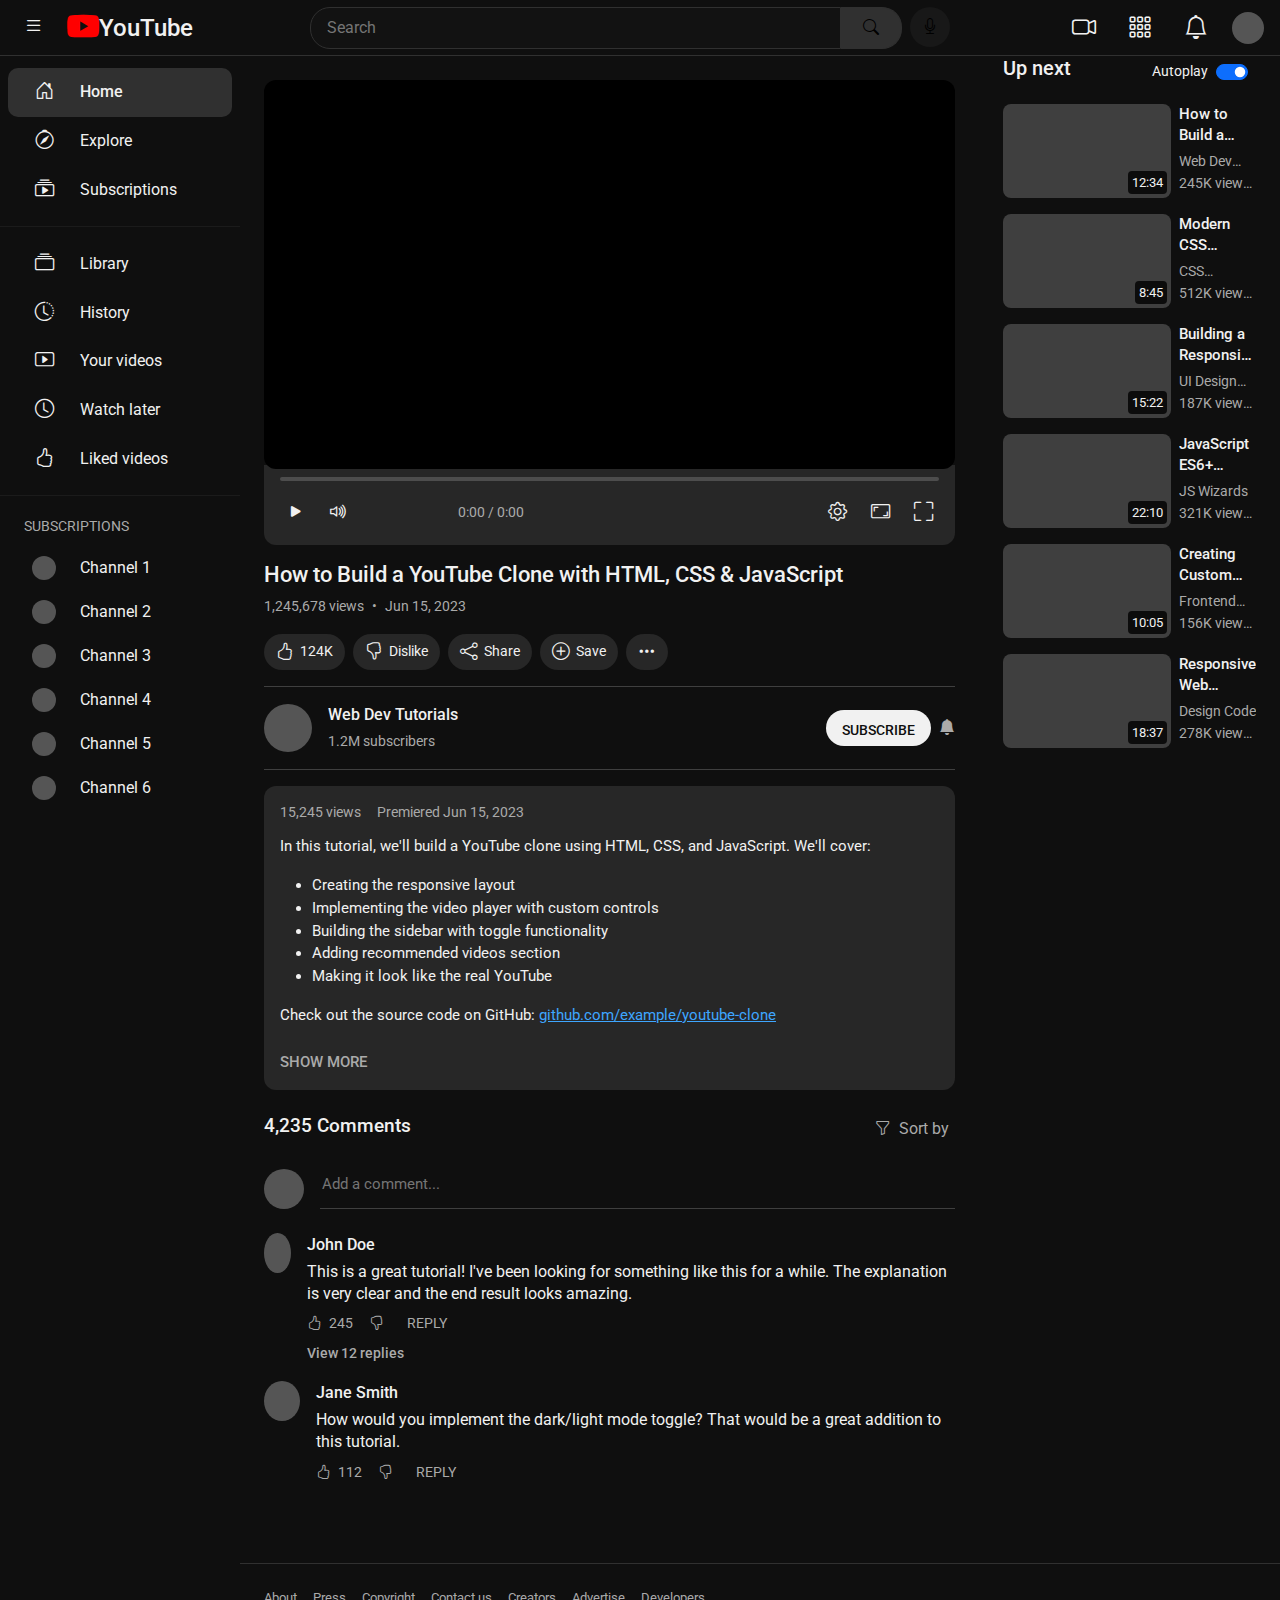
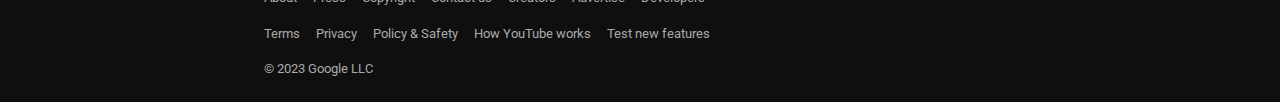
<file: player.html>
<!DOCTYPE html>
<html lang="en">
<head>
    <meta charset="UTF-8">
    <meta name="viewport" content="width=device-width, initial-scale=1.0">
    <title>YouTube Clone</title>
    <!-- Bootstrap 5 CSS -->
    <link href="https://cdn.jsdelivr.net/npm/bootstrap@5.3.0/dist/css/bootstrap.min.css" rel="stylesheet">
    <!-- Bootstrap Icons -->
    <link rel="stylesheet" href="https://cdn.jsdelivr.net/npm/bootstrap-icons@1.10.0/font/bootstrap-icons.css">
    <!-- Roboto Font -->
    <link href="https://fonts.googleapis.com/css2?family=Roboto:wght@300;400;500;700&display=swap" rel="stylesheet">
    <link rel="stylesheet" href="assets/player_styles.css">
</head>
<body>
    <!-- Header -->
    <header class="header">
        <div class="header-left">
            <div class="menu-icon" id="menuToggle">
                <i class="bi bi-list" style="font-size: 1.2rem;"></i>
            </div>
            <div class="logo-container">
                <i class="bi bi-youtube logo-icon"></i>
                <span class="logo-text">YouTube</span>
            </div>
        </div>
        
        <div class="header-center">
            <div class="search-bar">
                <input type="text" class="search-input" placeholder="Search">
                <button class="search-button">
                    <i class="bi bi-search"></i>
                </button>
            </div>
            <button class="voice-search">
                <i class="bi bi-mic"></i>
            </button>
        </div>
        
        <div class="header-right">
            <i class="bi bi-camera-video header-icon" title="Create"></i>
            <i class="bi bi-grid-3x3-gap header-icon" title="Apps"></i>
            <i class="bi bi-bell header-icon" title="Notifications"></i>
            <div class="user-avatar" title="Your channel"></div>
        </div>
    </header>
    
    <!-- Main Content -->
    <div class="main-content">
        <!-- Sidebar -->
        <nav class="sidebar" id="sidebar">
            <div class="sidebar-item active">
                <i class="bi bi-house-door sidebar-icon"></i>
                <span>Home</span>
            </div>
            <div class="sidebar-item">
                <i class="bi bi-compass sidebar-icon"></i>
                <span>Explore</span>
            </div>
            <div class="sidebar-item">
                <i class="bi bi-collection-play sidebar-icon"></i>
                <span>Subscriptions</span>
            </div>
            <hr style="border-color: #3f3f3f; margin: 12px 0;">
            <div class="sidebar-item">
                <i class="bi bi-collection sidebar-icon"></i>
                <span>Library</span>
            </div>
            <div class="sidebar-item">
                <i class="bi bi-clock-history sidebar-icon"></i>
                <span>History</span>
            </div>
            <div class="sidebar-item">
                <i class="bi bi-play-btn sidebar-icon"></i>
                <span>Your videos</span>
            </div>
            <div class="sidebar-item">
                <i class="bi bi-clock sidebar-icon"></i>
                <span>Watch later</span>
            </div>
            <div class="sidebar-item">
                <i class="bi bi-hand-thumbs-up sidebar-icon"></i>
                <span>Liked videos</span>
            </div>
            <hr style="border-color: #3f3f3f; margin: 12px 0;">
            <div class="sidebar-section-title">
                SUBSCRIPTIONS
            </div>
            <div class="sidebar-item">
                <div class="channel-avatar" style="width: 24px; height: 24px; margin-right: 24px;"></div>
                <span>Channel 1</span>
            </div>
            <div class="sidebar-item">
                <div class="channel-avatar" style="width: 24px; height: 24px; margin-right: 24px;"></div>
                <span>Channel 2</span>
            </div>
            <div class="sidebar-item">
                <div class="channel-avatar" style="width: 24px; height: 24px; margin-right: 24px;"></div>
                <span>Channel 3</span>
            </div>
            <div class="sidebar-item">
                <div class="channel-avatar" style="width: 24px; height: 24px; margin-right: 24px;"></div>
                <span>Channel 4</span>
            </div>
            <div class="sidebar-item">
                <div class="channel-avatar" style="width: 24px; height: 24px; margin-right: 24px;"></div>
                <span>Channel 5</span>
            </div>
            <div class="sidebar-item">
                <div class="channel-avatar" style="width: 24px; height: 24px; margin-right: 24px;"></div>
                <span>Channel 6</span>
            </div>
        </nav>
        
        <!-- Video Column -->
        <div class="video-column">
            <!-- Video Player -->
            <div class="video-container" id="videoContainer">
                <iframe id="youtube-player" class="video-iframe"
                    src="https://www.youtube.com/embed/08WiUcJmnZc?enablejsapi=1&controls=0&rel=0&modestbranding=1&si=12uDG1fh3d8Z_GCU"
                    frameborder="0"
                    allow="accelerometer; autoplay; clipboard-write; encrypted-media; gyroscope; picture-in-picture; web-share"
                    referrerpolicy="strict-origin-when-cross-origin"
                    allowfullscreen></iframe>
            </div>
            
            <!-- Player Controls -->
            <div class="player-controls" id="playerControls">
                <div class="progress-container" id="progressContainer">
                    <div class="progress-bar" id="progressBar"></div>
                    <div class="progress-hover" id="progressHover"></div>
                    <div class="tooltip" id="progressTooltip">0:00</div>
                </div>
                <div class="controls-row">
                    <div class="left-controls">
                        <button class="control-btn" id="playBtn" title="Play (k)">
                            <i class="bi bi-play-fill"></i>
                        </button>
                        <button class="control-btn" id="volumeBtn" title="Mute (m)">
                            <i class="bi bi-volume-up"></i>
                        </button>
                        <div class="volume-container">
                            <input type="range" class="form-range volume-slider" id="volumeSlider" min="0" max="100" value="50">
                        </div>
                        <span class="time-display" id="timeDisplay">0:00 / 0:00</span>
                    </div>
                    <div class="right-controls">
                        <button class="control-btn" id="qualityBtn" title="Settings">
                            <i class="bi bi-gear"></i>
                        </button>
                        <button class="control-btn" id="theaterBtn" title="Theater mode (t)">
                            <i class="bi bi-aspect-ratio"></i>
                        </button>
                        <button class="control-btn" id="fullscreenBtn" title="Full screen (f)">
                            <i class="bi bi-fullscreen"></i>
                        </button>
                    </div>
                </div>
            </div>
            
            <!-- Video Info -->
            <div class="video-info">
                <h1 class="video-title">How to Build a YouTube Clone with HTML, CSS & JavaScript</h1>
                <div class="video-stats">
                    <span>1,245,678 views</span>
                    <span>•</span>
                    <span>Jun 15, 2023</span>
                </div>
                
                <div class="action-buttons">
                    <button class="action-btn">
                        <i class="bi bi-hand-thumbs-up"></i>
                        <span>124K</span>
                    </button>
                    <button class="action-btn">
                        <i class="bi bi-hand-thumbs-down"></i>
                        <span>Dislike</span>
                    </button>
                    <button class="action-btn">
                        <i class="bi bi-share"></i>
                        <span>Share</span>
                    </button>
                    <button class="action-btn">
                        <i class="bi bi-plus-circle"></i>
                        <span>Save</span>
                    </button>
                    <button class="action-btn">
                        <i class="bi bi-three-dots"></i>
                    </button>
                </div>
                
                <div class="channel-info">
                    <div class="channel-avatar"></div>
                    <div class="channel-info-text">
                        <div class="channel-name">Web Dev Tutorials</div>
                        <div class="channel-subs">1.2M subscribers</div>
                    </div>
                    <button class="subscribe-btn" id="subscribeBtn">SUBSCRIBE</button>
                    <i class="bi bi-bell-fill bell-icon" id="bellIcon"></i>
                </div>
                
                <div class="video-description">
                    <div class="description-stats">
                        <span>15,245 views</span>
                        <span>Premiered Jun 15, 2023</span>
                    </div>
                    <p>In this tutorial, we'll build a YouTube clone using HTML, CSS, and JavaScript. We'll cover:</p>
                    <ul>
                        <li>Creating the responsive layout</li>
                        <li>Implementing the video player with custom controls</li>
                        <li>Building the sidebar with toggle functionality</li>
                        <li>Adding recommended videos section</li>
                        <li>Making it look like the real YouTube</li>
                    </ul>
                    <p>Check out the source code on GitHub: <a href="#" style="color: #3ea6ff;">github.com/example/youtube-clone</a></p>
                    <div class="show-more-btn" id="showMoreBtn">SHOW MORE</div>
                </div>
                
                <div class="comments-section">
                    <div class="comments-header">
                        <h4 class="comments-title">4,235 Comments</h4>
                        <button class="sort-comments">
                            <i class="bi bi-funnel" style="margin-right: 8px;"></i>
                            <span>Sort by</span>
                        </button>
                    </div>
                    
                    <div class="comment-input">
                        <div class="comment-avatar"></div>
                        <input type="text" class="comment-input-field" placeholder="Add a comment...">
                    </div>
                    
                    <div class="comment">
                        <div class="comment-avatar"></div>
                        <div class="comment-content">
                            <div class="comment-author">John Doe</div>
                            <div class="comment-text">This is a great tutorial! I've been looking for something like this for a while. The explanation is very clear and the end result looks amazing.</div>
                            <div class="comment-actions">
                                <div class="comment-like">
                                    <i class="bi bi-hand-thumbs-up"></i>
                                    <span>245</span>
                                </div>
                                <div class="comment-reply">
                                    <i class="bi bi-hand-thumbs-down"></i>
                                </div>
                                <div class="comment-reply">
                                    <span>REPLY</span>
                                </div>
                            </div>
                            <div class="show-more-btn" style="font-size: 0.9rem;">View 12 replies</div>
                        </div>
                    </div>
                    
                    <div class="comment">
                        <div class="comment-avatar"></div>
                        <div class="comment-content">
                            <div class="comment-author">Jane Smith</div>
                            <div class="comment-text">How would you implement the dark/light mode toggle? That would be a great addition to this tutorial.</div>
                            <div class="comment-actions">
                                <div class="comment-like">
                                    <i class="bi bi-hand-thumbs-up"></i>
                                    <span>112</span>
                                </div>
                                <div class="comment-reply">
                                    <i class="bi bi-hand-thumbs-down"></i>
                                </div>
                                <div class="comment-reply">
                                    <span>REPLY</span>
                                </div>
                            </div>
                        </div>
                    </div>
                </div>
            </div>
        </div>
        
        <!-- Recommended Videos -->
        <div class="recommended-videos">
            <div class="recommended-header">
                <h5>Up next</h5>
                <div class="autoplay-toggle">
                    <span class="autoplay-text">Autoplay</span>
                    <div class="form-check form-switch" style="margin: 0;">
                        <input class="form-check-input" type="checkbox" id="autoplaySwitch" checked>
                    </div>
                </div>
            </div>
            
            <div class="video-card">
                <div class="video-thumbnail">
                    <div class="video-duration">12:34</div>
                </div>
                <div class="video-info-small">
                    <div class="video-title-small">How to Build a YouTube Clone with HTML & CSS</div>
                    <div class="channel-name-small">Web Dev Tutorials</div>
                    <div class="video-stats-small">245K views • 3 months ago</div>
                </div>
            </div>
            
            <div class="video-card">
                <div class="video-thumbnail">
                    <div class="video-duration">8:45</div>
                </div>
                <div class="video-info-small">
                    <div class="video-title-small">Modern CSS Techniques You Should Know in 2023</div>
                    <div class="channel-name-small">CSS Masters</div>
                    <div class="video-stats-small">512K views • 5 months ago</div>
                </div>
            </div>
            
            <div class="video-card">
                <div class="video-thumbnail">
                    <div class="video-duration">15:22</div>
                </div>
                <div class="video-info-small">
                    <div class="video-title-small">Building a Responsive Navbar with Bootstrap 5</div>
                    <div class="channel-name-small">UI Design Pro</div>
                    <div class="video-stats-small">187K views • 2 weeks ago</div>
                </div>
            </div>
            
            <div class="video-card">
                <div class="video-thumbnail">
                    <div class="video-duration">22:10</div>
                </div>
                <div class="video-info-small">
                    <div class="video-title-small">JavaScript ES6+ Features Every Developer Should Know</div>
                    <div class="channel-name-small">JS Wizards</div>
                    <div class="video-stats-small">321K views • 1 month ago</div>
                </div>
            </div>
            
            <div class="video-card">
                <div class="video-thumbnail">
                    <div class="video-duration">10:05</div>
                </div>
                <div class="video-info-small">
                    <div class="video-title-small">Creating Custom Video Player Controls with JavaScript</div>
                    <div class="channel-name-small">Frontend Masters</div>
                    <div class="video-stats-small">156K views • 3 weeks ago</div>
                </div>
            </div>
            
            <div class="video-card">
                <div class="video-thumbnail">
                    <div class="video-duration">18:37</div>
                </div>
                <div class="video-info-small">
                    <div class="video-title-small">Responsive Web Design Principles in 2023</div>
                    <div class="channel-name-small">Design Code</div>
                    <div class="video-stats-small">278K views • 2 months ago</div>
                </div>
            </div>
        </div>
    </div>
    
    <!-- Footer -->
    <footer class="footer">
        <div class="footer-links">
            <a href="#" class="footer-link">About</a>
            <a href="#" class="footer-link">Press</a>
            <a href="#" class="footer-link">Copyright</a>
            <a href="#" class="footer-link">Contact us</a>
            <a href="#" class="footer-link">Creators</a>
            <a href="#" class="footer-link">Advertise</a>
            <a href="#" class="footer-link">Developers</a>
        </div>
        
        <div class="footer-links">
            <a href="#" class="footer-link">Terms</a>
            <a href="#" class="footer-link">Privacy</a>
            <a href="#" class="footer-link">Policy & Safety</a>
            <a href="#" class="footer-link">How YouTube works</a>
            <a href="#" class="footer-link">Test new features</a>
        </div>
        
        <div class="footer-copyright">
            © 2023 Google LLC
        </div>
    </footer>

    <!-- YouTube IFrame API -->
    <script>
        // Global variables
        var player;
        var isPlaying = false;
        var isMuted = false;
        var currentVolume = 50;
        var isTheaterMode = false;
        var isFullscreen = false;
        var updateInterval;
        var isSubscribed = false;
        var isSidebarCollapsed = false;
        
        // Inject YouTube API script
        var tag = document.createElement('script');
        tag.src = "https://www.youtube.com/iframe_api";
        var firstScriptTag = document.getElementsByTagName('script')[0];
        firstScriptTag.parentNode.insertBefore(tag, firstScriptTag);
        
        // YouTube API ready callback
        function onYouTubeIframeAPIReady() {
            player = new YT.Player('youtube-player', {
                events: {
                    'onReady': onPlayerReady,
                    'onStateChange': onPlayerStateChange,
                    'onError': onPlayerError
                }
            });
        }
        
        // Player ready callback
        function onPlayerReady(event) {
            // Set initial volume
            player.setVolume(currentVolume);
            
            // Set up event listeners
            setupControls();
            
            // Start update timer
            updateInterval = setInterval(updatePlayerState, 100);
            
            // Set up keyboard shortcuts
            setupKeyboardShortcuts();
        }
        
        // Player state change callback
        function onPlayerStateChange(event) {
            updatePlayButtonState(event.data);
        }
        
        // Player error callback
        function onPlayerError(event) {
            console.error("YouTube Player Error:", event.data);
        }
        
        // Update player state
        function updatePlayerState() {
            if (player && typeof player.getCurrentTime === 'function' && typeof player.getDuration === 'function') {
                updateTimeDisplay();
                updateProgressBar();
            }
        }
        
        // Format time (seconds to MM:SS)
        function formatTime(seconds) {
            const minutes = Math.floor(seconds / 60);
            const remainingSeconds = Math.floor(seconds % 60);
            return `${minutes}:${remainingSeconds < 10 ? '0' : ''}${remainingSeconds}`;
        }
        
        // Update time display
        function updateTimeDisplay() {
            const currentTime = player.getCurrentTime();
            const duration = player.getDuration();
            document.getElementById('timeDisplay').textContent = `${formatTime(currentTime)} / ${formatTime(duration)}`;
        }
        
        // Update progress bar
        function updateProgressBar() {
            const currentTime = player.getCurrentTime();
            const duration = player.getDuration();
            const progressPercent = (currentTime / duration) * 100;
            document.getElementById('progressBar').style.width = `${progressPercent}%`;
        }
        
        // Update play button state
        function updatePlayButtonState(state) {
            const playBtn = document.getElementById('playBtn');
            
            switch(state) {
                case YT.PlayerState.PLAYING:
                    isPlaying = true;
                    playBtn.innerHTML = '<i class="bi bi-pause-fill"></i>';
                    break;
                case YT.PlayerState.PAUSED:
                case YT.PlayerState.ENDED:
                    isPlaying = false;
                    playBtn.innerHTML = '<i class="bi bi-play-fill"></i>';
                    break;
            }
        }
        
        // Set up keyboard shortcuts
        function setupKeyboardShortcuts() {
            document.addEventListener('keydown', function(e) {
                // Don't trigger if typing in an input field
                if (e.target.tagName === 'INPUT') return;
                
                switch(e.key.toLowerCase()) {
                    case 'k':
                    case ' ':
                        togglePlayPause();
                        e.preventDefault();
                        break;
                    case 'm':
                        toggleMute();
                        e.preventDefault();
                        break;
                    case 'f':
                        toggleFullscreen();
                        e.preventDefault();
                        break;
                    case 't':
                        toggleTheaterMode();
                        e.preventDefault();
                        break;
                    case 'arrowleft':
                    case 'j':
                        seek(-5);
                        e.preventDefault();
                        break;
                    case 'arrowright':
                    case 'l':
                        seek(5);
                        e.preventDefault();
                        break;
                    case 'arrowup':
                        adjustVolume(5);
                        e.preventDefault();
                        break;
                    case 'arrowdown':
                        adjustVolume(-5);
                        e.preventDefault();
                        break;
                }
            });
        }
        
        // Toggle play/pause
        function togglePlayPause() {
            if (isPlaying) {
                player.pauseVideo();
            } else {
                player.playVideo();
            }
        }
        
        // Toggle mute
        function toggleMute() {
            if (isMuted) {
                player.unMute();
                document.getElementById('volumeBtn').innerHTML = currentVolume < 50 ? '<i class="bi bi-volume-down"></i>' : '<i class="bi bi-volume-up"></i>';
                document.getElementById('volumeSlider').value = currentVolume;
                isMuted = false;
            } else {
                player.mute();
                document.getElementById('volumeBtn').innerHTML = '<i class="bi bi-volume-mute"></i>';
                document.getElementById('volumeSlider').value = 0;
                isMuted = true;
            }
        }
        
        // Adjust volume
        function adjustVolume(change) {
            let newVolume = currentVolume + change;
            newVolume = Math.max(0, Math.min(100, newVolume));
            
            currentVolume = newVolume;
            player.setVolume(currentVolume);
            document.getElementById('volumeSlider').value = currentVolume;
            
            if (currentVolume == 0) {
                document.getElementById('volumeBtn').innerHTML = '<i class="bi bi-volume-mute"></i>';
                isMuted = true;
            } else {
                document.getElementById('volumeBtn').innerHTML = currentVolume < 50 ? '<i class="bi bi-volume-down"></i>' : '<i class="bi bi-volume-up"></i>';
                isMuted = false;
            }
        }
        
        // Seek in video
        function seek(seconds) {
            const currentTime = player.getCurrentTime();
            const duration = player.getDuration();
            let newTime = currentTime + seconds;
            newTime = Math.max(0, Math.min(duration, newTime));
            player.seekTo(newTime, true);
        }
        
        // Toggle theater mode
        function toggleTheaterMode() {
            isTheaterMode = !isTheaterMode;
            document.body.classList.toggle('theater-mode', isTheaterMode);
            
            const theaterBtn = document.getElementById('theaterBtn');
            if (isTheaterMode) {
                theaterBtn.innerHTML = '<i class="bi bi-aspect-ratio"></i>';
                theaterBtn.title = 'Default view (t)';
            } else {
                theaterBtn.innerHTML = '<i class="bi bi-aspect-ratio"></i>';
                theaterBtn.title = 'Theater mode (t)';
            }
        }
        
        // Toggle fullscreen
        function toggleFullscreen() {
            const videoContainer = document.getElementById('videoContainer');
            
            if (!isFullscreen) {
                if (videoContainer.requestFullscreen) {
                    videoContainer.requestFullscreen();
                } else if (videoContainer.webkitRequestFullscreen) {
                    videoContainer.webkitRequestFullscreen();
                } else if (videoContainer.msRequestFullscreen) {
                    videoContainer.msRequestFullscreen();
                }
            } else {
                if (document.exitFullscreen) {
                    document.exitFullscreen();
                } else if (document.webkitExitFullscreen) {
                    document.webkitExitFullscreen();
                } else if (document.msExitFullscreen) {
                    document.msExitFullscreen();
                }
            }
        }
        
        // Toggle sidebar
        function toggleSidebar() {
            isSidebarCollapsed = !isSidebarCollapsed;
            document.body.classList.toggle('collapsed-sidebar', isSidebarCollapsed);
        }
        
        // Toggle subscribe
        function toggleSubscribe() {
            isSubscribed = !isSubscribed;
            const subscribeBtn = document.getElementById('subscribeBtn');
            const bellIcon = document.getElementById('bellIcon');
            
            if (isSubscribed) {
                subscribeBtn.textContent = 'SUBSCRIBED';
                subscribeBtn.classList.add('subscribed');
                bellIcon.classList.remove('bi-bell');
                bellIcon.classList.add('bi-bell-fill');
            } else {
                subscribeBtn.textContent = 'SUBSCRIBE';
                subscribeBtn.classList.remove('subscribed');
                bellIcon.classList.add('bi-bell');
                bellIcon.classList.remove('bi-bell-fill');
            }
        }
        
        // Set up control event listeners
        function setupControls() {
            const playBtn = document.getElementById('playBtn');
            const volumeBtn = document.getElementById('volumeBtn');
            const volumeSlider = document.getElementById('volumeSlider');
            const theaterBtn = document.getElementById('theaterBtn');
            const fullscreenBtn = document.getElementById('fullscreenBtn');
            const progressContainer = document.getElementById('progressContainer');
            const videoContainer = document.getElementById('videoContainer');
            const progressHover = document.getElementById('progressHover');
            const progressTooltip = document.getElementById('progressTooltip');
            const menuToggle = document.getElementById('menuToggle');
            const subscribeBtn = document.getElementById('subscribeBtn');
            const bellIcon = document.getElementById('bellIcon');
            const showMoreBtn = document.getElementById('showMoreBtn');
            
            // Play/Pause button
            playBtn.addEventListener('click', togglePlayPause);
            
            // Volume control
            volumeSlider.addEventListener('input', function() {
                currentVolume = this.value;
                player.setVolume(currentVolume);
                
                if (currentVolume == 0) {
                    volumeBtn.innerHTML = '<i class="bi bi-volume-mute"></i>';
                    isMuted = true;
                } else {
                    volumeBtn.innerHTML = currentVolume < 50 ? '<i class="bi bi-volume-down"></i>' : '<i class="bi bi-volume-up"></i>';
                    isMuted = false;
                }
            });
            
            // Mute toggle
            volumeBtn.addEventListener('click', toggleMute);
            
            // Theater mode
            theaterBtn.addEventListener('click', toggleTheaterMode);
            
            // Fullscreen mode
            fullscreenBtn.addEventListener('click', toggleFullscreen);
            
            // Progress bar seeking
            progressContainer.addEventListener('click', function(e) {
                if (player && typeof player.getDuration === 'function') {
                    const rect = this.getBoundingClientRect();
                    const pos = (e.clientX - rect.left) / rect.width;
                    const duration = player.getDuration();
                    player.seekTo(duration * pos, true);
                }
            });
            
            // Progress bar hover
            progressContainer.addEventListener('mousemove', function(e) {
                if (player && typeof player.getDuration === 'function') {
                    const rect = this.getBoundingClientRect();
                    const pos = (e.clientX - rect.left) / rect.width;
                    const duration = player.getDuration();
                    const hoverTime = duration * pos;
                    
                    progressHover.style.width = `${pos * 100}%`;
                    progressTooltip.textContent = formatTime(hoverTime);
                    progressTooltip.style.left = `${e.clientX - rect.left}px`;
                    progressTooltip.style.opacity = '1';
                }
            });
            
            progressContainer.addEventListener('mouseleave', function() {
                progressTooltip.style.opacity = '0';
            });
            
            // Handle fullscreen change events
            document.addEventListener('fullscreenchange', function() {
                isFullscreen = !!document.fullscreenElement;
                fullscreenBtn.innerHTML = isFullscreen ? '<i class="bi bi-fullscreen-exit"></i>' : '<i class="bi bi-fullscreen"></i>';
                fullscreenBtn.title = isFullscreen ? 'Exit full screen (f)' : 'Full screen (f)';
            });
            
            document.addEventListener('webkitfullscreenchange', function() {
                isFullscreen = !!document.webkitFullscreenElement;
                fullscreenBtn.innerHTML = isFullscreen ? '<i class="bi bi-fullscreen-exit"></i>' : '<i class="bi bi-fullscreen"></i>';
                fullscreenBtn.title = isFullscreen ? 'Exit full screen (f)' : 'Full screen (f)';
            });
            
            // Menu toggle
            menuToggle.addEventListener('click', toggleSidebar);
            
            // Subscribe button
            subscribeBtn.addEventListener('click', toggleSubscribe);
            
            // Bell icon
            bellIcon.addEventListener('click', function() {
                if (isSubscribed) {
                    bellIcon.classList.toggle('bi-bell-fill');
                    bellIcon.classList.toggle('bi-bell');
                }
            });
            
            // Show more button
            showMoreBtn.addEventListener('click', function() {
                const description = document.querySelector('.video-description');
                if (description.style.maxHeight) {
                    description.style.maxHeight = null;
                    showMoreBtn.textContent = 'SHOW MORE';
                } else {
                    description.style.maxHeight = 'none';
                    showMoreBtn.textContent = 'SHOW LESS';
                }
            });
        }
    </script>
</body>
</html>
</file>
<file: assets/player_styles.css>
:root {
    --yt-red: #ff0000;
    --yt-dark: #0f0f0f;
    --yt-light-dark: #272727;
    --yt-light-gray: #f1f1f1;
    --yt-text-primary: #f1f1f1;
    --yt-text-secondary: #aaa;
    --yt-header-height: 56px;
    --yt-sidebar-width: 240px;
    --yt-sidebar-collapsed-width: 72px;
}

body {
    background-color: var(--yt-dark);
    color: var(--yt-text-primary);
    font-family: 'Roboto', Arial, sans-serif;
    margin: 0;
    padding: 0;
}

/* Header Styles */
.header {
    position: fixed;
    top: 0;
    left: 0;
    right: 0;
    height: var(--yt-header-height);
    background-color: var(--yt-dark);
    display: flex;
    align-items: center;
    padding: 0 16px;
    z-index: 1000;
    border-bottom: 1px solid #303030;
    justify-content: space-between;
}

.header-left {
    display: flex;
    align-items: center;
    min-width: 180px;
}

.menu-icon {
    padding: 8px;
    margin-right: 16px;
    cursor: pointer;
    border-radius: 50%;
}

.menu-icon:hover {
    background-color: #303030;
}

.logo-container {
    display: flex;
    align-items: center;
}

.logo-icon {
    color: var(--yt-red);
    font-size: 2rem;
    margin-right: 4px;
}

.logo-text {
    font-family: 'Roboto', sans-serif;
    font-weight: 500;
    font-size: 1.5rem;
    margin-left: -4px;
}

.header-center {
    display: flex;
    flex-grow: 1;
    max-width: 640px;
    margin: 0 40px;
}

.search-bar {
    display: flex;
    flex-grow: 1;
}

.search-input {
    width: 100%;
    background-color: #121212;
    border: 1px solid #303030;
    color: white;
    padding: 8px 16px;
    border-radius: 20px 0 0 20px;
    font-size: 1rem;
    outline: none;
}

.search-input:focus {
    border-color: #1c62b9;
    background-color: #121212;
    box-shadow: inset 0 0 0 1px #1c62b9;
}

.search-button {
    background-color: #303030;
    border: 1px solid #303030;
    border-left: none;
    border-radius: 0 20px 20px 0;
    padding: 8px 20px;
    cursor: pointer;
    width: 64px;
}

.voice-search {
    background-color: #181818;
    border: none;
    border-radius: 50%;
    width: 40px;
    height: 40px;
    margin-left: 8px;
    cursor: pointer;
    display: flex;
    align-items: center;
    justify-content: center;
}

.header-right {
    display: flex;
    align-items: center;
    gap: 16px;
    min-width: 180px;
    justify-content: flex-end;
}

.header-icon {
    font-size: 1.5rem;
    color: var(--yt-text-primary);
    cursor: pointer;
    padding: 8px;
    border-radius: 50%;
}

.header-icon:hover {
    background-color: #303030;
}

.user-avatar {
    width: 32px;
    height: 32px;
    border-radius: 50%;
    background-color: #555;
    cursor: pointer;
}

/* Main Content */
.main-content {
    margin-top: var(--yt-header-height);
    display: flex;
}

/* Sidebar */
.sidebar {
    width: var(--yt-sidebar-width);
    background-color: var(--yt-dark);
    height: calc(100vh - var(--yt-header-height));
    position: fixed;
    overflow-y: auto;
    padding: 12px 0;
    transition: width 0.2s;
    z-index: 900;
}

body.collapsed-sidebar .sidebar {
    width: var(--yt-sidebar-collapsed-width);
}

body.collapsed-sidebar .sidebar-item span {
    display: none;
}

body.collapsed-sidebar .sidebar-section-title {
    display: none;
}

body.collapsed-sidebar .sidebar hr {
    margin: 8px 12px;
}

.sidebar-item {
    display: flex;
    align-items: center;
    padding: 10px 24px;
    cursor: pointer;
    border-radius: 10px;
    margin: 0 8px;
    white-space: nowrap;
}

.sidebar-item:hover {
    background-color: #303030;
}

.sidebar-item.active {
    background-color: #303030;
    font-weight: 500;
}

.sidebar-icon {
    margin-right: 24px;
    font-size: 1.2rem;
    min-width: 24px;
    text-align: center;
}

body.collapsed-sidebar .sidebar-icon {
    margin-right: 0;
}

.sidebar-section-title {
    padding: 8px 24px;
    font-size: 0.9rem;
    color: var(--yt-text-secondary);
    text-transform: uppercase;
    margin-top: 8px;
}

/* Video Player */
.video-column {
    margin-left: var(--yt-sidebar-width);
    flex-grow: 1;
    padding: 24px;
    transition: margin-left 0.2s;
}

body.collapsed-sidebar .video-column {
    margin-left: var(--yt-sidebar-collapsed-width);
}

.video-container {
    position: relative;
    padding-bottom: 56.25%;
    height: 0;
    overflow: hidden;
    background: #000;
    border-radius: 12px;
}

.video-iframe {
    position: absolute;
    top: 0;
    left: 0;
    width: 100%;
    height: 100%;
    border: none;
}

/* Player Controls */
.player-controls {
    background-color: var(--yt-light-dark);
    padding: 12px 16px;
    border-radius: 0 0 12px 12px;
    margin-top: -4px;
}

.progress-container {
    height: 4px;
    background-color: #4d4d4d;
    margin-bottom: 12px;
    cursor: pointer;
    border-radius: 2px;
    position: relative;
}

.progress-bar {
    height: 100%;
    width: 0%;
    background-color: var(--yt-red);
    border-radius: 2px;
    position: relative;
}

.progress-hover {
    position: absolute;
    top: 0;
    left: 0;
    height: 100%;
    width: 0;
    background-color: rgba(255, 255, 255, 0.2);
    border-radius: 2px;
    pointer-events: none;
}

.controls-row {
    display: flex;
    justify-content: space-between;
    align-items: center;
}

.left-controls, .right-controls {
    display: flex;
    align-items: center;
    gap: 12px;
}

.control-btn {
    background: none;
    border: none;
    color: var(--yt-text-primary);
    font-size: 1.2rem;
    padding: 6px;
    cursor: pointer;
    display: flex;
    align-items: center;
    justify-content: center;
}

.time-display {
    font-size: 0.9rem;
    color: var(--yt-text-secondary);
}

.volume-container {
    display: flex;
    align-items: center;
    gap: 4px;
}

.volume-slider {
    width: 80px;
    height: 4px;
    cursor: pointer;
    opacity: 0;
    transition: opacity 0.2s, width 0.2s;
}

.volume-container:hover .volume-slider {
    opacity: 1;
    width: 100px;
}

/* Video Info */
.video-info {
    margin-top: 16px;
}

.video-title {
    font-size: 1.4rem;
    font-weight: 500;
    margin-bottom: 8px;
}

.video-stats {
    display: flex;
    align-items: center;
    color: var(--yt-text-secondary);
    font-size: 0.9rem;
    margin-bottom: 16px;
}

.video-stats span {
    margin-right: 8px;
}

.action-buttons {
    display: flex;
    gap: 8px;
    margin-bottom: 16px;
}

.action-btn {
    display: flex;
    align-items: center;
    gap: 6px;
    background-color: #272727;
    color: var(--yt-text-primary);
    border: none;
    border-radius: 18px;
    padding: 6px 12px;
    font-size: 0.9rem;
    cursor: pointer;
    height: 36px;
}

.action-btn i {
    font-size: 1.1rem;
}

.action-btn:hover {
    background-color: #3d3d3d;
}

/* Channel Info */
.channel-info {
    display: flex;
    align-items: center;
    padding: 16px 0;
    border-top: 1px solid #3f3f3f;
    border-bottom: 1px solid #3f3f3f;
}

.channel-avatar {
    width: 48px;
    height: 48px;
    border-radius: 50%;
    background-color: #555;
    margin-right: 16px;
    cursor: pointer;
}

.channel-info-text {
    flex-grow: 1;
}

.channel-name {
    font-weight: 500;
    margin-bottom: 4px;
    cursor: pointer;
}

.channel-subs {
    font-size: 0.9rem;
    color: var(--yt-text-secondary);
}

.subscribe-btn {
    background-color: var(--yt-text-primary);
    color: var(--yt-dark);
    border: none;
    border-radius: 20px;
    padding: 10px 16px;
    font-weight: 500;
    cursor: pointer;
    height: 36px;
    text-transform: uppercase;
    font-size: 0.9rem;
}

.subscribe-btn:hover {
    background-color: #e0e0e0;
}

.subscribe-btn.subscribed {
    background-color: #303030;
    color: var(--yt-text-primary);
}

.bell-icon {
    margin-left: 8px;
    cursor: pointer;
    color: var(--yt-text-secondary);
}

/* Video Description */
.video-description {
    background-color: var(--yt-light-dark);
    padding: 16px;
    border-radius: 12px;
    margin-top: 16px;
    font-size: 0.95rem;
    line-height: 1.5;
}

.description-stats {
    display: flex;
    gap: 16px;
    margin-bottom: 12px;
    color: var(--yt-text-secondary);
    font-size: 0.9rem;
}

.show-more-btn {
    color: var(--yt-text-secondary);
    text-decoration: none;
    font-weight: 500;
    cursor: pointer;
    display: inline-block;
    margin-top: 8px;
}

/* Comments Section */
.comments-section {
    margin-top: 24px;
}

.comments-header {
    display: flex;
    justify-content: space-between;
    align-items: center;
    margin-bottom: 24px;
}

.comments-title {
    font-size: 1.2rem;
    font-weight: 500;
}

.sort-comments {
    background: none;
    border: none;
    color: var(--yt-text-secondary);
    display: flex;
    align-items: center;
    cursor: pointer;
}

.comment-input {
    display: flex;
    margin-bottom: 24px;
}

.comment-avatar {
    width: 40px;
    height: 40px;
    border-radius: 50%;
    background-color: #555;
    margin-right: 16px;
    cursor: pointer;
}

.comment-input-field {
    flex-grow: 1;
    border-bottom: 1px solid #3f3f3f;
    padding-bottom: 8px;
    color: var(--yt-text-primary);
    background: transparent;
    border-top: none;
    border-left: none;
    border-right: none;
    outline: none;
    font-size: 0.95rem;
}

.comment {
    display: flex;
    margin-bottom: 16px;
}

.comment-content {
    flex-grow: 1;
}

.comment-author {
    font-weight: 500;
    margin-bottom: 4px;
    cursor: pointer;
}

.comment-text {
    margin-bottom: 8px;
    line-height: 1.4;
}

.comment-actions {
    display: flex;
    align-items: center;
    color: var(--yt-text-secondary);
    font-size: 0.9rem;
}

.comment-like, .comment-reply {
    display: flex;
    align-items: center;
    cursor: pointer;
    margin-right: 16px;
}

.comment-like i, .comment-reply i {
    margin-right: 8px;
}

/* Recommended Videos */
.recommended-videos {
    width: 402px;
    padding: 0 24px;
}

.recommended-header {
    display: flex;
    justify-content: space-between;
    align-items: center;
    margin-bottom: 16px;
}

.autoplay-toggle {
    display: flex;
    align-items: center;
}

.autoplay-text {
    font-size: 0.9rem;
    margin-right: 8px;
}

.video-card {
    display: flex;
    margin-bottom: 16px;
    cursor: pointer;
}

.video-thumbnail {
    width: 168px;
    height: 94px;
    background-color: #3f3f3f;
    border-radius: 8px;
    margin-right: 8px;
    position: relative;
    flex-shrink: 0;
}

.video-duration {
    position: absolute;
    bottom: 4px;
    right: 4px;
    background: rgba(0,0,0,0.8);
    padding: 2px 4px;
    border-radius: 4px;
    font-size: 0.8rem;
}

.video-info-small {
    flex-grow: 1;
}

.video-title-small {
    font-size: 0.95rem;
    font-weight: 500;
    margin-bottom: 4px;
    display: -webkit-box;
    -webkit-line-clamp: 2;
    -webkit-box-orient: vertical;
    overflow: hidden;
    line-height: 1.4;
}

.channel-name-small {
    font-size: 0.85rem;
    color: var(--yt-text-secondary);
    margin-bottom: 2px;
    display: -webkit-box;
    -webkit-line-clamp: 1;
    -webkit-box-orient: vertical;
    overflow: hidden;
}

.video-stats-small {
    font-size: 0.85rem;
    color: var(--yt-text-secondary);
    display: -webkit-box;
    -webkit-line-clamp: 1;
    -webkit-box-orient: vertical;
    overflow: hidden;
}

/* Footer */
.footer {
    background-color: var(--yt-dark);
    padding: 24px;
    border-top: 1px solid #303030;
    margin-top: 40px;
    margin-left: var(--yt-sidebar-width);
    transition: margin-left 0.2s;
}

body.collapsed-sidebar .footer {
    margin-left: var(--yt-sidebar-collapsed-width);
}

.footer-links {
    display: flex;
    flex-wrap: wrap;
    gap: 16px;
    margin-bottom: 16px;
}

.footer-link {
    color: var(--yt-text-secondary);
    font-size: 0.8rem;
    text-decoration: none;
}

.footer-link:hover {
    text-decoration: underline;
}

.footer-copyright {
    color: var(--yt-text-secondary);
    font-size: 0.8rem;
}

/* Theater Mode */
body.theater-mode .sidebar,
body.theater-mode .recommended-videos,
body.theater-mode .footer {
    display: none;
}

body.theater-mode .video-column {
    margin-left: 0;
    max-width: 100%;
    padding: 24px 0 0 0;
}

body.theater-mode .video-container {
    border-radius: 0;
}

body.theater-mode .player-controls {
    border-radius: 0;
}

/* Fullscreen Mode */
body.fullscreen-mode {
    overflow: hidden;
}

body.fullscreen-mode .header,
body.fullscreen-mode .sidebar,
body.fullscreen-mode .recommended-videos,
body.fullscreen-mode .video-info,
body.fullscreen-mode .footer {
    display: none;
}

body.fullscreen-mode .main-content {
    margin-top: 0;
}

body.fullscreen-mode .video-column {
    margin-left: 0;
    padding: 0;
    height: 100vh;
}

body.fullscreen-mode .video-container {
    height: calc(100vh - 60px);
    border-radius: 0;
}

body.fullscreen-mode .player-controls {
    position: fixed;
    bottom: 0;
    left: 0;
    right: 0;
    z-index: 1000;
    border-radius: 0;
}

/* Tooltip */
.tooltip {
    position: absolute;
    background-color: rgba(96, 96, 96, 0.9);
    color: white;
    padding: 8px 12px;
    border-radius: 4px;
    font-size: 0.8rem;
    white-space: nowrap;
    z-index: 1001;
    pointer-events: none;
    opacity: 0;
    transition: opacity 0.2s;
}

/* Responsive */
@media (max-width: 1312px) {
    .recommended-videos {
        width: 360px;
    }
}

@media (max-width: 1200px) {
    .recommended-videos {
        width: 320px;
    }
    
    .video-thumbnail {
        width: 140px;
        height: 78px;
    }
}

@media (max-width: 992px) {
    .header-center {
        margin: 0 16px;
    }
    
    .video-column {
        padding: 16px;
    }
    
    .recommended-videos {
        padding: 0 16px;
    }
}

@media (max-width: 768px) {
    .header {
        padding: 0 8px;
    }
    
    .header-center {
        margin: 0 8px;
    }
    
    .search-button {
        width: 48px;
        padding: 8px;
    }
    
    .voice-search {
        margin-left: 4px;
    }
    
    .header-right {
        gap: 8px;
    }
    
    .header-icon {
        padding: 6px;
    }
    
    .video-column {
        padding: 8px;
    }
    
    .recommended-videos {
        padding: 0 8px;
    }
}
</file>
